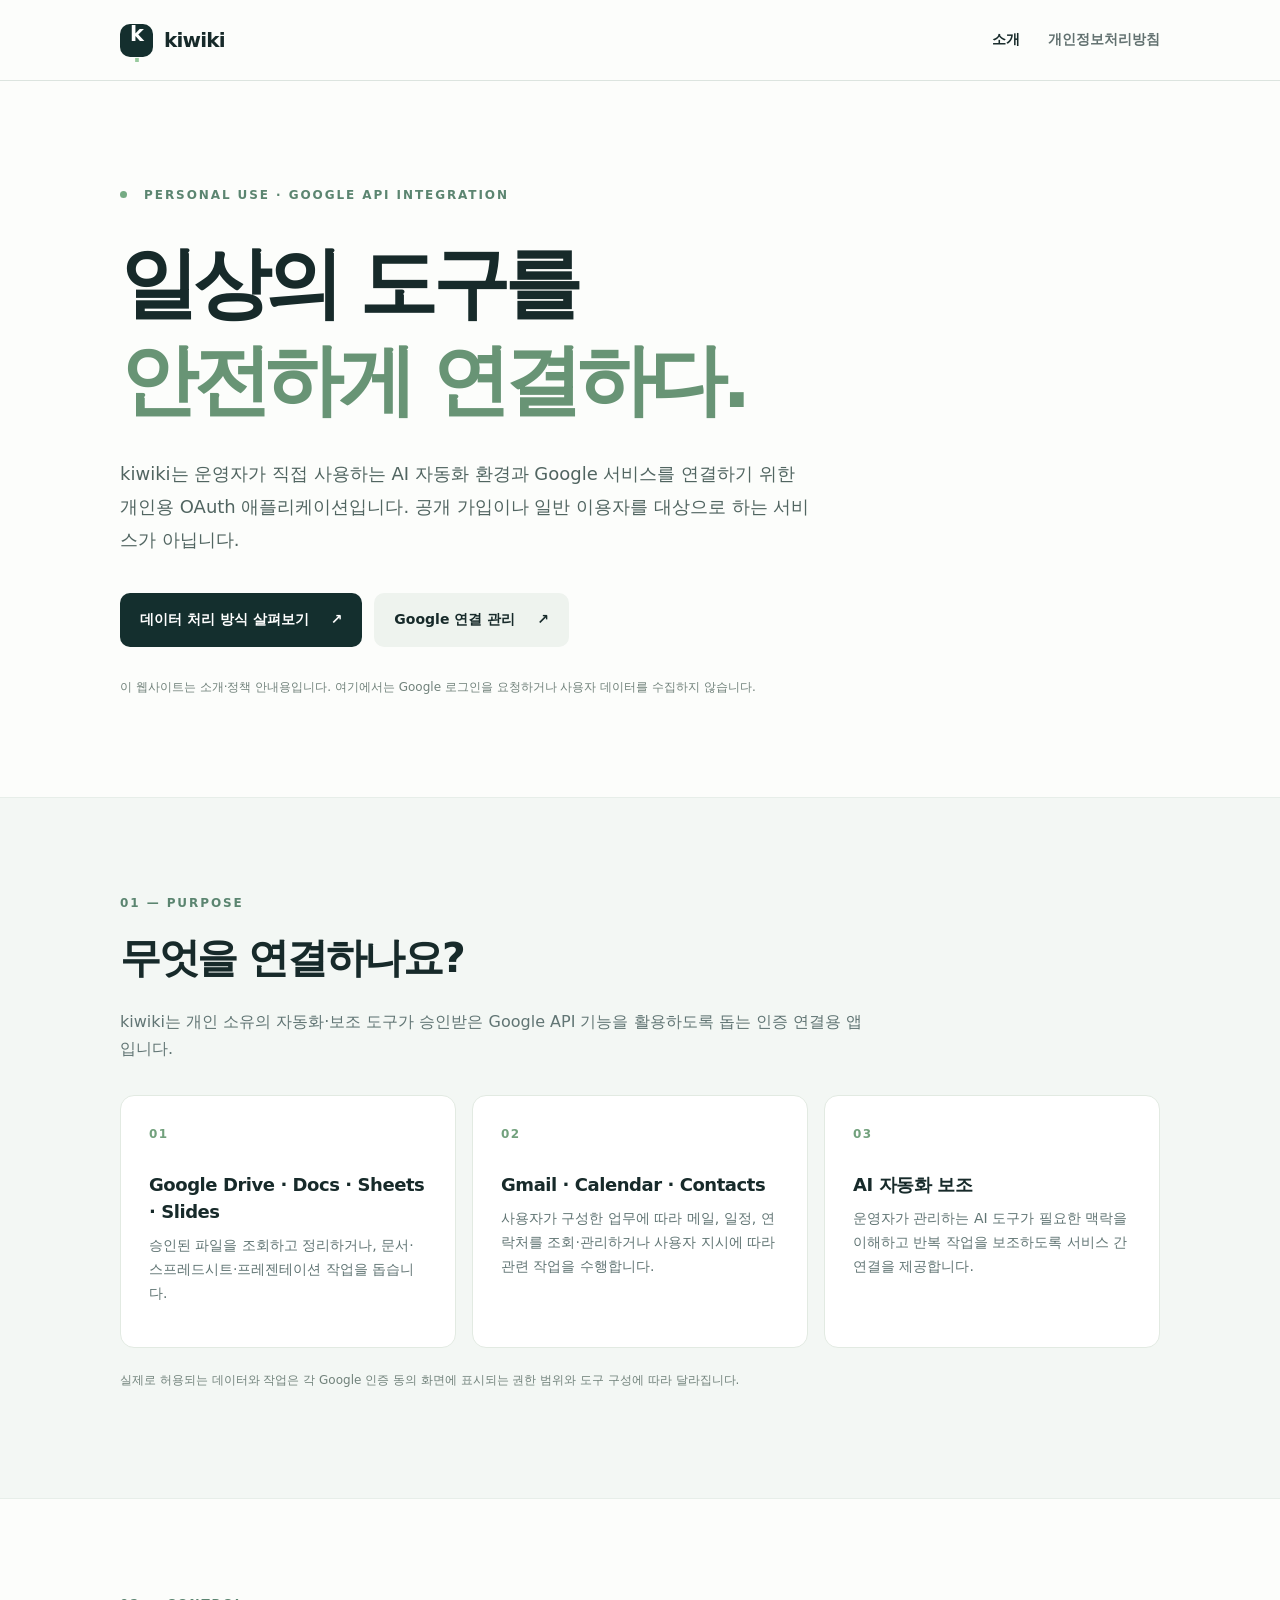
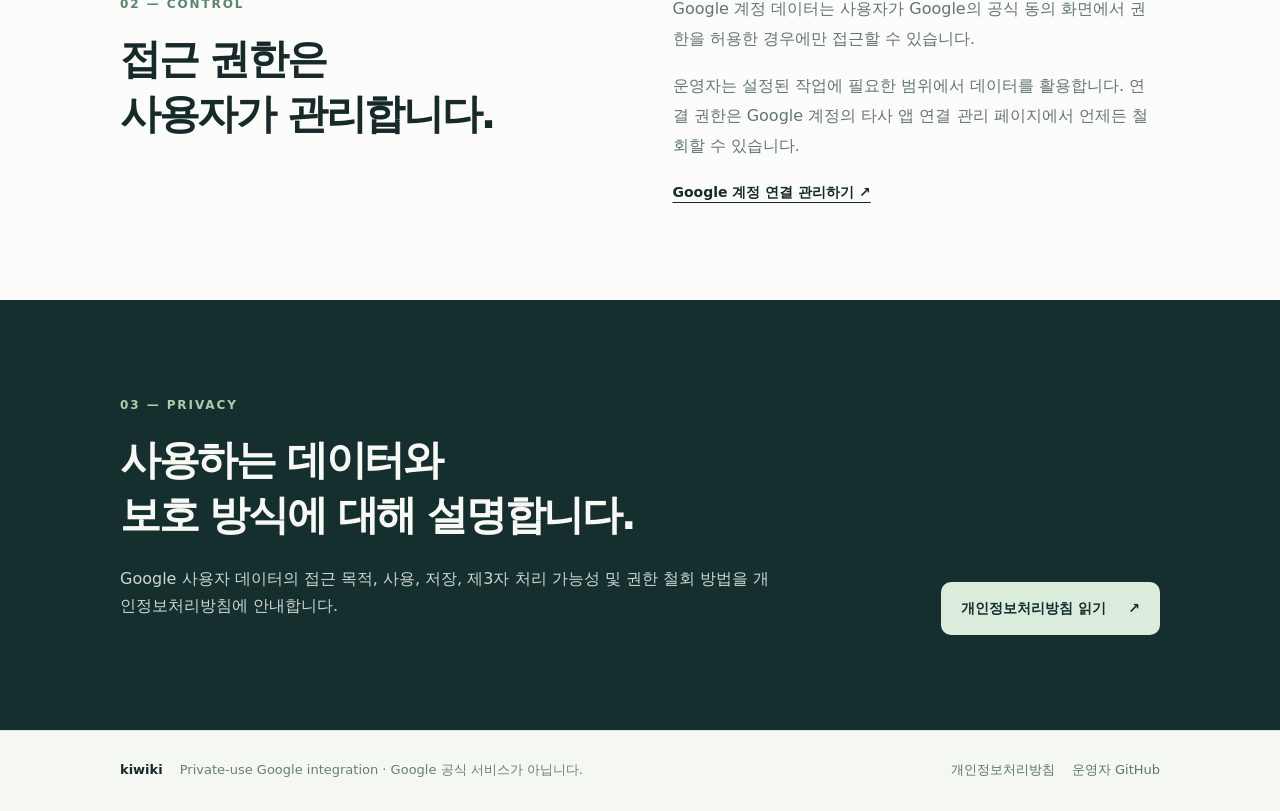
<file: index.html>
<!doctype html>
<html lang="ko">
<head>
  <meta charset="utf-8">
  <meta name="viewport" content="width=device-width,initial-scale=1">
  <meta name="color-scheme" content="light">
  <meta name="description" content="kiwiki는 개인용 AI 자동화 환경에서 사용자가 승인한 Google 서비스 접근을 연결하는 비공개 운영용 OAuth 애플리케이션입니다.">
  <title>kiwiki — Personal Google Integration</title>
  <link rel="stylesheet" href="./styles.css">
</head>
<body>
  <a class="skip" href="#main">본문 바로가기</a>
  <header class="topbar">
    <div class="wrap topnav">
      <a class="logo" href="./" aria-label="kiwiki 홈"><span class="brand-mark">k<span class="dot">.</span></span>kiwiki</a>
      <nav aria-label="주요 메뉴"><a class="active" href="./">소개</a><a href="./privacy/">개인정보처리방침</a></nav>
    </div>
  </header>
  <main id="main">
    <section class="hero wrap">
      <div class="eyebrow"><span class="indicator"></span> PERSONAL USE · GOOGLE API INTEGRATION</div>
      <h1>일상의 도구를<br><em>안전하게 연결하다.</em></h1>
      <p class="lead">kiwiki는 운영자가 직접 사용하는 AI 자동화 환경과 Google 서비스를 연결하기 위한 개인용 OAuth 애플리케이션입니다. 공개 가입이나 일반 이용자를 대상으로 하는 서비스가 아닙니다.</p>
      <div class="actions"><a class="primary" href="./privacy/">데이터 처리 방식 살펴보기 <span aria-hidden="true">↗</span></a><a class="secondary" href="https://myaccount.google.com/connections">Google 연결 관리 <span aria-hidden="true">↗</span></a></div>
      <div class="hero-note">이 웹사이트는 소개·정책 안내용입니다. 여기에서는 Google 로그인을 요청하거나 사용자 데이터를 수집하지 않습니다.</div>
    </section>
    <section class="section alternate"><div class="wrap">
      <div class="section-label">01 — PURPOSE</div>
      <h2>무엇을 연결하나요?</h2>
      <p class="section-intro">kiwiki는 개인 소유의 자동화·보조 도구가 승인받은 Google API 기능을 활용하도록 돕는 인증 연결용 앱입니다.</p>
      <div class="cards">
        <article class="panel"><div class="mini">01</div><h3>Google Drive · Docs · Sheets · Slides</h3><p>승인된 파일을 조회하고 정리하거나, 문서·스프레드시트·프레젠테이션 작업을 돕습니다.</p></article>
        <article class="panel"><div class="mini">02</div><h3>Gmail · Calendar · Contacts</h3><p>사용자가 구성한 업무에 따라 메일, 일정, 연락처를 조회·관리하거나 사용자 지시에 따라 관련 작업을 수행합니다.</p></article>
        <article class="panel"><div class="mini">03</div><h3>AI 자동화 보조</h3><p>운영자가 관리하는 AI 도구가 필요한 맥락을 이해하고 반복 작업을 보조하도록 서비스 간 연결을 제공합니다.</p></article>
      </div>
      <p class="fine-print">실제로 허용되는 데이터와 작업은 각 Google 인증 동의 화면에 표시되는 권한 범위와 도구 구성에 따라 달라집니다.</p>
    </div></section>
    <section class="section"><div class="wrap split">
      <div><div class="section-label">02 — CONTROL</div><h2>접근 권한은<br>사용자가 관리합니다.</h2></div>
      <div class="content"><p>Google 계정 데이터는 사용자가 Google의 공식 동의 화면에서 권한을 허용한 경우에만 접근할 수 있습니다.</p><p>운영자는 설정된 작업에 필요한 범위에서 데이터를 활용합니다. 연결 권한은 Google 계정의 타사 앱 연결 관리 페이지에서 언제든 철회할 수 있습니다.</p><a class="text-link" href="https://myaccount.google.com/connections">Google 계정 연결 관리하기 ↗</a></div>
    </div></section>
    <section class="section bottom"><div class="wrap bottom-inner">
      <div><div class="section-label">03 — PRIVACY</div><h2>사용하는 데이터와<br>보호 방식에 대해 설명합니다.</h2><p>Google 사용자 데이터의 접근 목적, 사용, 저장, 제3자 처리 가능성 및 권한 철회 방법을 개인정보처리방침에 안내합니다.</p></div>
      <a class="primary inverted" href="./privacy/">개인정보처리방침 읽기 <span aria-hidden="true">↗</span></a>
    </div></section>
  </main>
  <footer><div class="wrap foot"><div><strong>kiwiki</strong><span>Private-use Google integration · Google 공식 서비스가 아닙니다.</span></div><div><a href="./privacy/">개인정보처리방침</a><a href="https://github.com/kimisjun">운영자 GitHub</a></div></div></footer>
</body>
</html>
</file>
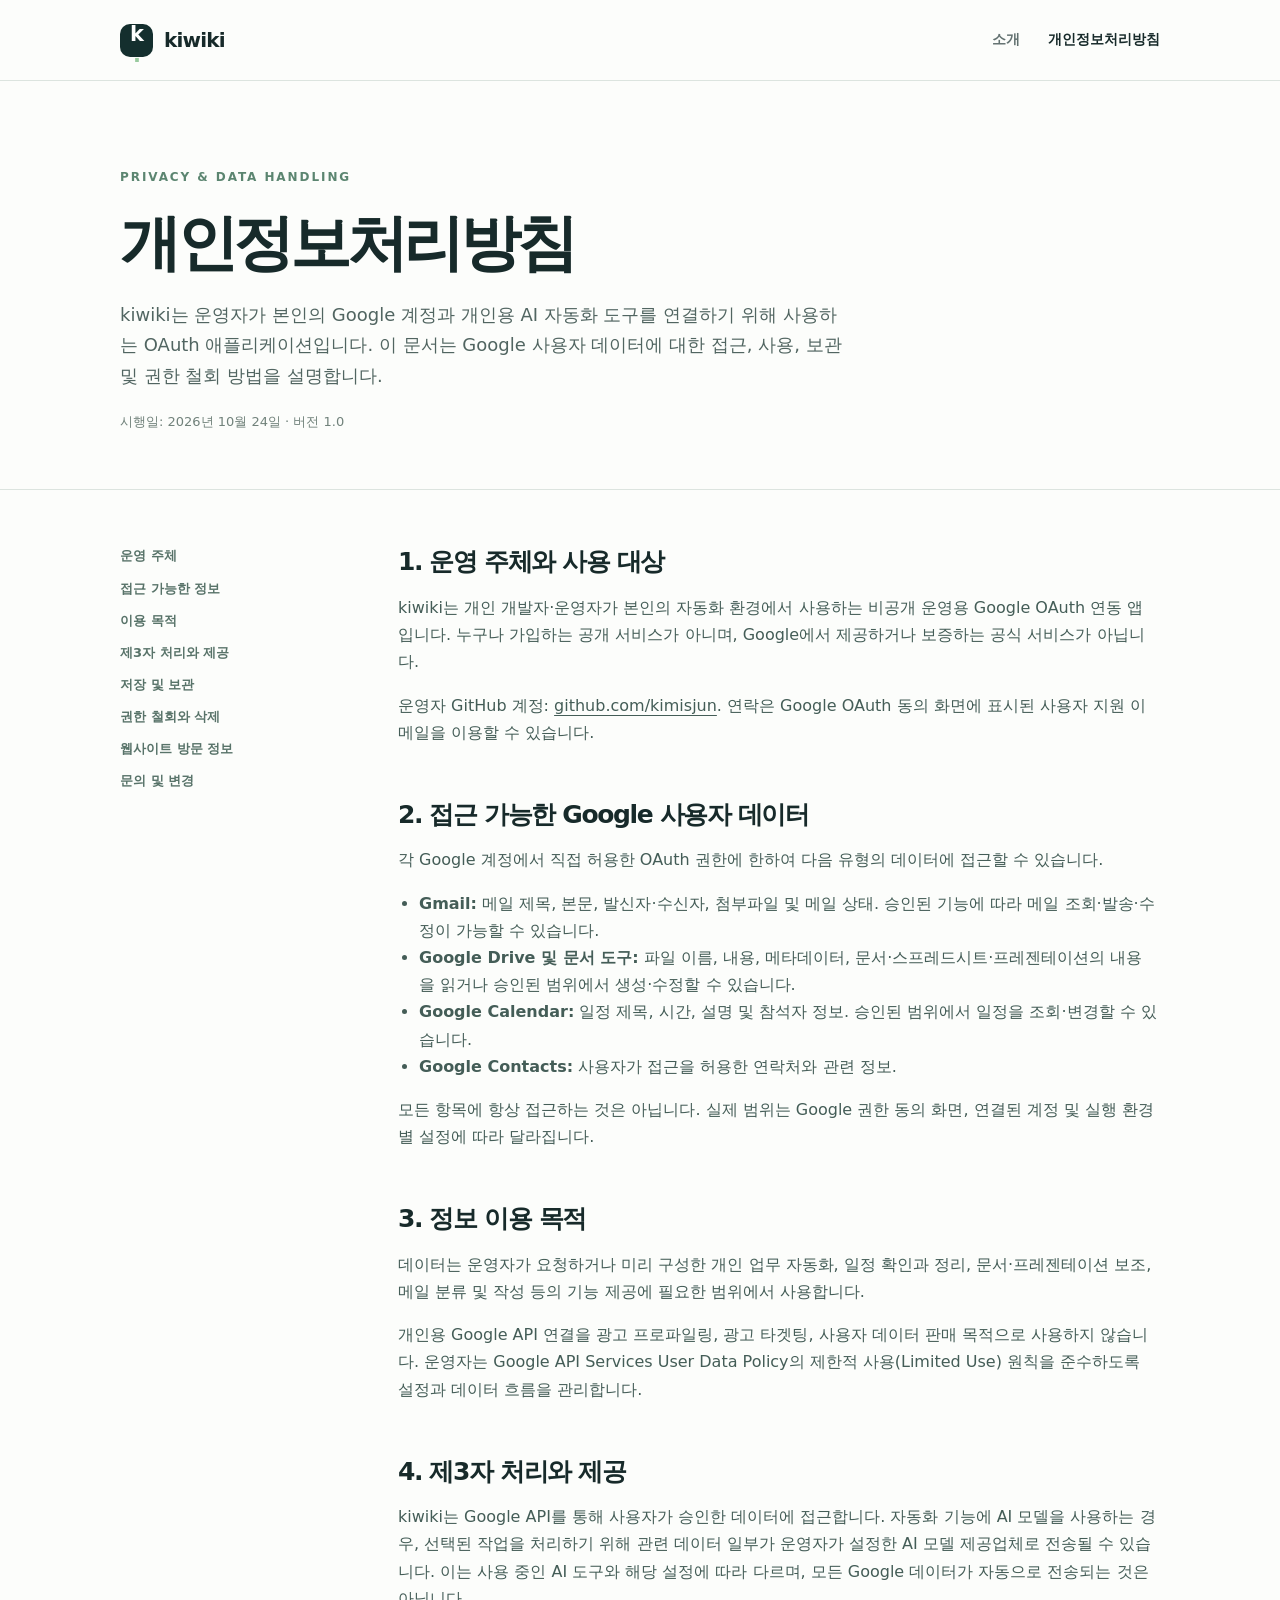
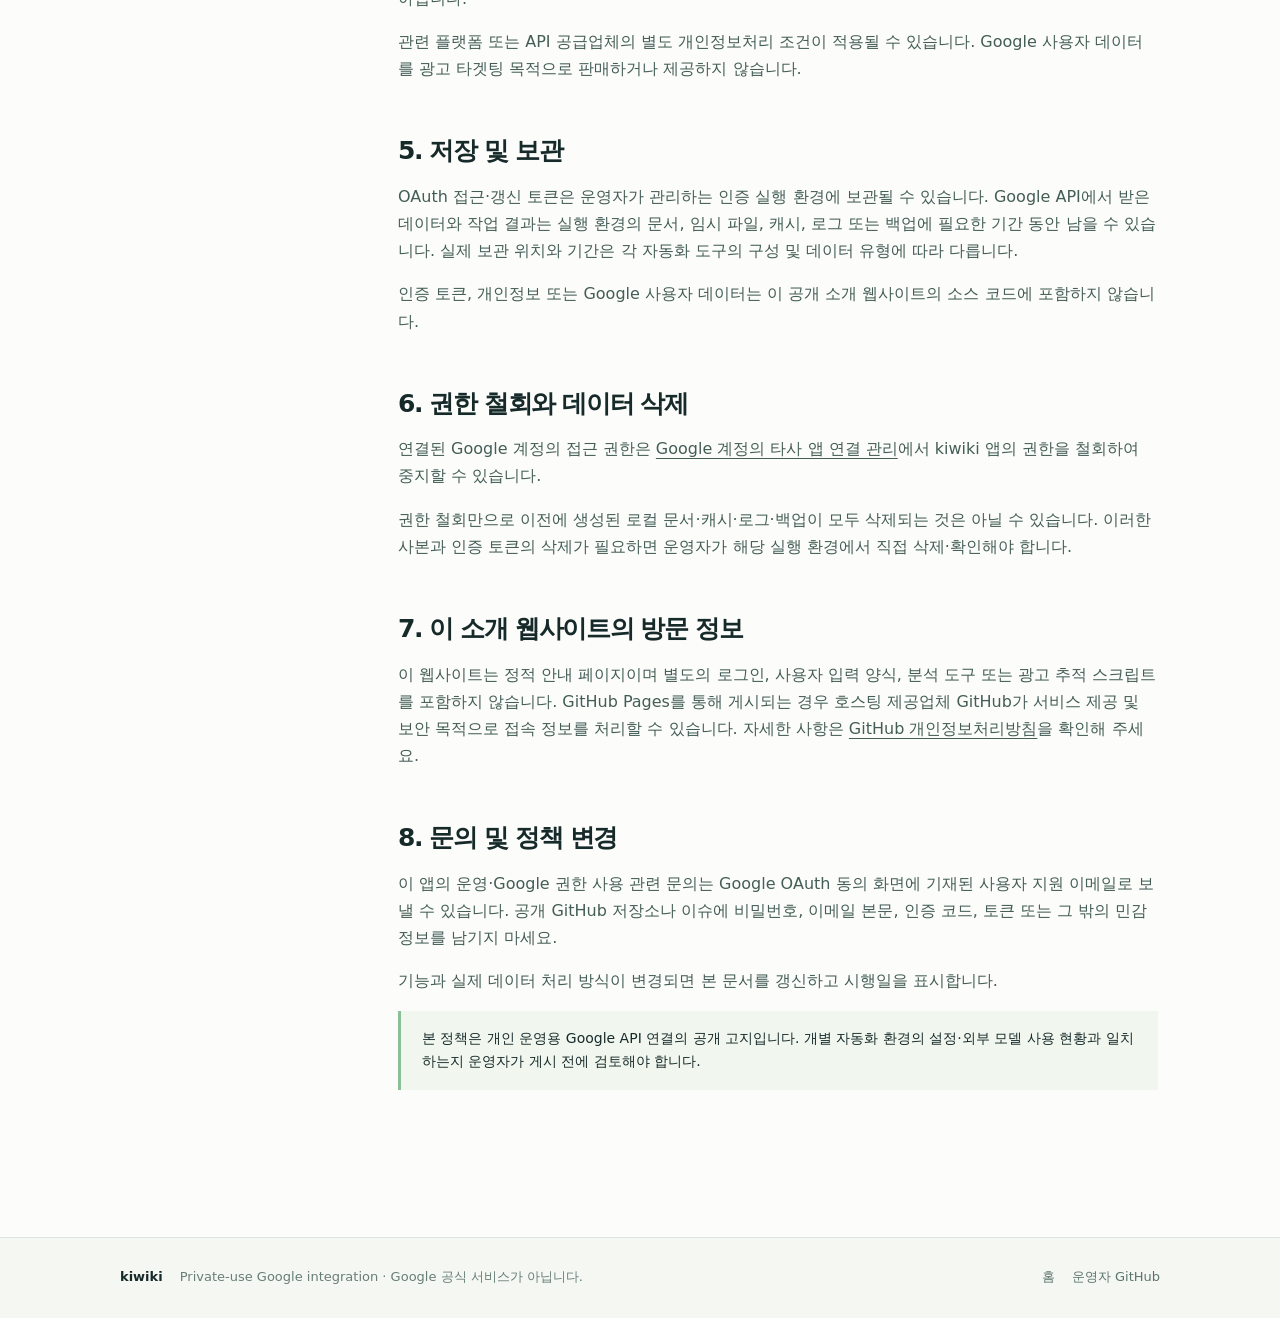
<file: privacy/index.html>
<!doctype html>
<html lang="ko">
<head>
  <meta charset="utf-8">
  <meta name="viewport" content="width=device-width,initial-scale=1">
  <meta name="color-scheme" content="light">
  <meta name="description" content="kiwiki Google OAuth 애플리케이션의 데이터 접근, 사용, 보관 및 권한 철회 정책.">
  <title>개인정보처리방침 · kiwiki</title>
  <link rel="stylesheet" href="../styles.css">
</head>
<body>
  <a class="skip" href="#main">본문 바로가기</a>
  <header class="topbar"><div class="wrap topnav"><a class="logo" href="../" aria-label="kiwiki 홈"><span class="brand-mark">k<span class="dot">.</span></span>kiwiki</a><nav aria-label="주요 메뉴"><a href="../">소개</a><a class="active" href="./">개인정보처리방침</a></nav></div></header>
  <main id="main">
    <div class="policy-header"><div class="wrap">
      <div class="eyebrow">PRIVACY & DATA HANDLING</div>
      <h1>개인정보처리방침</h1>
      <p class="policy-summary">kiwiki는 운영자가 본인의 Google 계정과 개인용 AI 자동화 도구를 연결하기 위해 사용하는 OAuth 애플리케이션입니다. 이 문서는 Google 사용자 데이터에 대한 접근, 사용, 보관 및 권한 철회 방법을 설명합니다.</p>
      <div class="policy-date">시행일: 2026년 10월 24일 · 버전 1.0</div>
    </div></div>
    <div class="wrap policy">
      <nav class="policy-nav" aria-label="개인정보처리방침 목차">
        <a href="#operator">운영 주체</a><a href="#data">접근 가능한 정보</a><a href="#purpose">이용 목적</a><a href="#sharing">제3자 처리와 제공</a><a href="#storage">저장 및 보관</a><a href="#control">권한 철회와 삭제</a><a href="#site">웹사이트 방문 정보</a><a href="#contact">문의 및 변경</a>
      </nav>
      <div class="policy-content">
        <section id="operator"><h2>1. 운영 주체와 사용 대상</h2>
          <p>kiwiki는 개인 개발자·운영자가 본인의 자동화 환경에서 사용하는 비공개 운영용 Google OAuth 연동 앱입니다. 누구나 가입하는 공개 서비스가 아니며, Google에서 제공하거나 보증하는 공식 서비스가 아닙니다.</p>
          <p>운영자 GitHub 계정: <a href="https://github.com/kimisjun" rel="noopener noreferrer">github.com/kimisjun</a>. 연락은 Google OAuth 동의 화면에 표시된 사용자 지원 이메일을 이용할 수 있습니다.</p>
        </section>
        <section id="data"><h2>2. 접근 가능한 Google 사용자 데이터</h2>
          <p>각 Google 계정에서 직접 허용한 OAuth 권한에 한하여 다음 유형의 데이터에 접근할 수 있습니다.</p>
          <ul>
            <li><strong>Gmail:</strong> 메일 제목, 본문, 발신자·수신자, 첨부파일 및 메일 상태. 승인된 기능에 따라 메일 조회·발송·수정이 가능할 수 있습니다.</li>
            <li><strong>Google Drive 및 문서 도구:</strong> 파일 이름, 내용, 메타데이터, 문서·스프레드시트·프레젠테이션의 내용을 읽거나 승인된 범위에서 생성·수정할 수 있습니다.</li>
            <li><strong>Google Calendar:</strong> 일정 제목, 시간, 설명 및 참석자 정보. 승인된 범위에서 일정을 조회·변경할 수 있습니다.</li>
            <li><strong>Google Contacts:</strong> 사용자가 접근을 허용한 연락처와 관련 정보.</li>
          </ul>
          <p>모든 항목에 항상 접근하는 것은 아닙니다. 실제 범위는 Google 권한 동의 화면, 연결된 계정 및 실행 환경별 설정에 따라 달라집니다.</p>
        </section>
        <section id="purpose"><h2>3. 정보 이용 목적</h2>
          <p>데이터는 운영자가 요청하거나 미리 구성한 개인 업무 자동화, 일정 확인과 정리, 문서·프레젠테이션 보조, 메일 분류 및 작성 등의 기능 제공에 필요한 범위에서 사용합니다.</p>
          <p>개인용 Google API 연결을 광고 프로파일링, 광고 타겟팅, 사용자 데이터 판매 목적으로 사용하지 않습니다. 운영자는 Google API Services User Data Policy의 제한적 사용(Limited Use) 원칙을 준수하도록 설정과 데이터 흐름을 관리합니다.</p>
        </section>
        <section id="sharing"><h2>4. 제3자 처리와 제공</h2>
          <p>kiwiki는 Google API를 통해 사용자가 승인한 데이터에 접근합니다. 자동화 기능에 AI 모델을 사용하는 경우, 선택된 작업을 처리하기 위해 관련 데이터 일부가 운영자가 설정한 AI 모델 제공업체로 전송될 수 있습니다. 이는 사용 중인 AI 도구와 해당 설정에 따라 다르며, 모든 Google 데이터가 자동으로 전송되는 것은 아닙니다.</p>
          <p>관련 플랫폼 또는 API 공급업체의 별도 개인정보처리 조건이 적용될 수 있습니다. Google 사용자 데이터를 광고 타겟팅 목적으로 판매하거나 제공하지 않습니다.</p>
        </section>
        <section id="storage"><h2>5. 저장 및 보관</h2>
          <p>OAuth 접근·갱신 토큰은 운영자가 관리하는 인증 실행 환경에 보관될 수 있습니다. Google API에서 받은 데이터와 작업 결과는 실행 환경의 문서, 임시 파일, 캐시, 로그 또는 백업에 필요한 기간 동안 남을 수 있습니다. 실제 보관 위치와 기간은 각 자동화 도구의 구성 및 데이터 유형에 따라 다릅니다.</p>
          <p>인증 토큰, 개인정보 또는 Google 사용자 데이터는 이 공개 소개 웹사이트의 소스 코드에 포함하지 않습니다.</p>
        </section>
        <section id="control"><h2>6. 권한 철회와 데이터 삭제</h2>
          <p>연결된 Google 계정의 접근 권한은 <a href="https://myaccount.google.com/connections">Google 계정의 타사 앱 연결 관리</a>에서 kiwiki 앱의 권한을 철회하여 중지할 수 있습니다.</p>
          <p>권한 철회만으로 이전에 생성된 로컬 문서·캐시·로그·백업이 모두 삭제되는 것은 아닐 수 있습니다. 이러한 사본과 인증 토큰의 삭제가 필요하면 운영자가 해당 실행 환경에서 직접 삭제·확인해야 합니다.</p>
        </section>
        <section id="site"><h2>7. 이 소개 웹사이트의 방문 정보</h2>
          <p>이 웹사이트는 정적 안내 페이지이며 별도의 로그인, 사용자 입력 양식, 분석 도구 또는 광고 추적 스크립트를 포함하지 않습니다. GitHub Pages를 통해 게시되는 경우 호스팅 제공업체 GitHub가 서비스 제공 및 보안 목적으로 접속 정보를 처리할 수 있습니다. 자세한 사항은 <a href="https://docs.github.com/en/site-policy/privacy-policies/github-general-privacy-statement">GitHub 개인정보처리방침</a>을 확인해 주세요.</p>
        </section>
        <section id="contact"><h2>8. 문의 및 정책 변경</h2>
          <p>이 앱의 운영·Google 권한 사용 관련 문의는 Google OAuth 동의 화면에 기재된 사용자 지원 이메일로 보낼 수 있습니다. 공개 GitHub 저장소나 이슈에 비밀번호, 이메일 본문, 인증 코드, 토큰 또는 그 밖의 민감정보를 남기지 마세요.</p>
          <p>기능과 실제 데이터 처리 방식이 변경되면 본 문서를 갱신하고 시행일을 표시합니다.</p>
          <div class="note">본 정책은 개인 운영용 Google API 연결의 공개 고지입니다. 개별 자동화 환경의 설정·외부 모델 사용 현황과 일치하는지 운영자가 게시 전에 검토해야 합니다.</div>
        </section>
      </div>
    </div>
  </main>
  <footer><div class="wrap foot"><div><strong>kiwiki</strong><span>Private-use Google integration · Google 공식 서비스가 아닙니다.</span></div><div><a href="../">홈</a><a href="https://github.com/kimisjun">운영자 GitHub</a></div></div></footer>
</body>
</html>
</file>
<file: styles.css>
:root{--ink:#172a2a;--deep:#142f2e;--muted:#617574;--border:#dce4df;--paper:#fcfdfb;--wash:#f3f7f4;--accent:#98ca9e;--gold:#d7b675}*{box-sizing:border-box}html{scroll-behavior:smooth}body{margin:0;background:var(--paper);color:var(--ink);font:16px/1.7 -apple-system,BlinkMacSystemFont,"Apple SD Gothic Neo","Noto Sans KR","Malgun Gothic",system-ui,sans-serif;-webkit-font-smoothing:antialiased}a{color:inherit}a:hover{opacity:.78}a:focus-visible{outline:3px solid #67a87b;outline-offset:3px}h1,h2,h3,p{margin-top:0}.wrap{max-width:1100px;margin:auto;padding:0 30px}.skip{position:absolute;top:-80px;left:12px;background:white;padding:8px 12px;z-index:99}.skip:focus{top:12px}.topbar{border-bottom:1px solid var(--border);background:rgba(252,253,251,.96)}.topnav{height:80px;display:flex;align-items:center;justify-content:space-between}.logo{display:flex;align-items:center;gap:11px;text-decoration:none;font-weight:700;letter-spacing:-.04em;font-size:20px}.brand-mark{width:33px;height:33px;display:grid;place-items:center;background:var(--deep);border-radius:10px;color:#fff;font-size:21px;line-height:1}.dot{color:var(--accent)}nav{display:flex;gap:28px;font-size:14px;font-weight:600}nav a{text-decoration:none;color:#627170}nav a.active{color:var(--ink)}.hero{padding-top:104px;padding-bottom:100px}.eyebrow,.section-label{font-size:12px;font-weight:750;letter-spacing:.16em;color:#5b8570}.indicator{display:inline-block;width:7px;height:7px;background:#75ab83;border-radius:100%;margin-right:11px;vertical-align:1px}h1{font-size:clamp(45px,6.4vw,78px);line-height:1.24;letter-spacing:-.07em;font-weight:730;margin:30px 0 28px}h1 em{font-style:normal;color:#689475}h2{font-size:clamp(29px,3.2vw,45px);letter-spacing:-.055em;line-height:1.34;font-weight:730;margin:18px 0 22px}h3{font-size:18px;letter-spacing:-.025em;line-height:1.5;margin-bottom:9px}.lead{font-size:18px;max-width:690px;color:#516561;line-height:1.85}.actions{display:flex;gap:12px;flex-wrap:wrap;margin:36px 0 30px}.primary,.secondary{display:inline-flex;gap:22px;justify-content:space-between;align-items:center;padding:15px 20px;border-radius:10px;font-size:14px;font-weight:700;text-decoration:none}.primary{background:var(--deep);color:white}.secondary{background:#eef3ee;color:var(--ink)}.hero-note,.fine-print{font-size:12px;color:#71827b}.section{padding:95px 0}.alternate{background:var(--wash);border-top:1px solid #e7eee9;border-bottom:1px solid #e7eee9}.section-intro{font-size:16px;max-width:750px;color:var(--muted)}.cards{display:grid;grid-template-columns:repeat(3,1fr);gap:16px;margin-top:32px}.panel{background:white;border:1px solid #e2eae2;border-radius:14px;padding:28px;min-height:245px}.panel p{color:var(--muted);font-size:14px}.mini{font-size:12px;color:#72a17d;letter-spacing:.12em;font-weight:700;margin-bottom:27px}.fine-print{margin-top:22px}.split{display:grid;grid-template-columns:1fr 1fr;gap:65px;align-items:start}.content p{color:var(--muted);line-height:1.9}.text-link{font-size:14px;font-weight:750;text-underline-offset:5px}.bottom{background:var(--deep);color:#f8f9f4}.bottom .section-label{color:#a8cead}.bottom-inner{display:flex;justify-content:space-between;align-items:end;gap:30px}.bottom p{color:#cbd7cf;max-width:650px}.inverted{background:#dbebdc;color:var(--deep);flex-shrink:0}footer{border-top:1px solid var(--border);background:#f5f7f3}.foot{display:flex;justify-content:space-between;align-items:center;gap:20px;padding-top:28px;padding-bottom:30px;font-size:13px}.foot>div{display:flex;gap:17px;align-items:center}.foot span{color:#687e77}.foot a{text-decoration:none;color:#5b756c}.policy-header{padding:86px 0 56px;border-bottom:1px solid var(--border)}.policy-header h1{font-size:clamp(38px,4.8vw,62px);margin:18px 0}.policy-summary{max-width:730px;color:#516561;font-size:18px}.policy-date{margin-top:20px;color:#71827b;font-size:13px}.policy{padding-top:55px;padding-bottom:95px;display:grid;grid-template-columns:220px minmax(0,1fr);gap:58px}.policy-nav{position:sticky;top:30px;align-self:start;display:flex;flex-direction:column;gap:10px;font-size:13px}.policy-nav a{text-decoration:none;color:#587369}.policy-content{max-width:760px}.policy-content section{scroll-margin-top:26px;margin-bottom:52px}.policy-content h2{font-size:25px;margin:0 0 15px}.policy-content p,.policy-content li{color:#445d57}.policy-content ul{padding-left:21px}.note{border-left:3px solid #8bbf98;background:#f1f7ef;padding:16px 21px;font-size:14px}.policy-content a{text-underline-offset:4px}@media(max-width:740px){.wrap{padding:0 22px}.topnav{height:68px}nav{gap:15px;font-size:13px}.hero{padding-top:66px;padding-bottom:75px}h1{margin:22px 0}.lead{font-size:16px}.section{padding:66px 0}.cards,.split,.policy{grid-template-columns:1fr}.panel{min-height:0}.split{gap:12px}.bottom-inner{display:block}.bottom .primary{margin-top:20px}.foot,.foot>div{display:block}.foot a{display:inline-block;margin:8px 15px 0 0}.foot span{display:block;margin:8px 0}.policy-header{padding:58px 0 42px}.policy{gap:27px}.policy-nav{position:static;flex-direction:row;flex-wrap:wrap;gap:8px 18px}}
</file>
